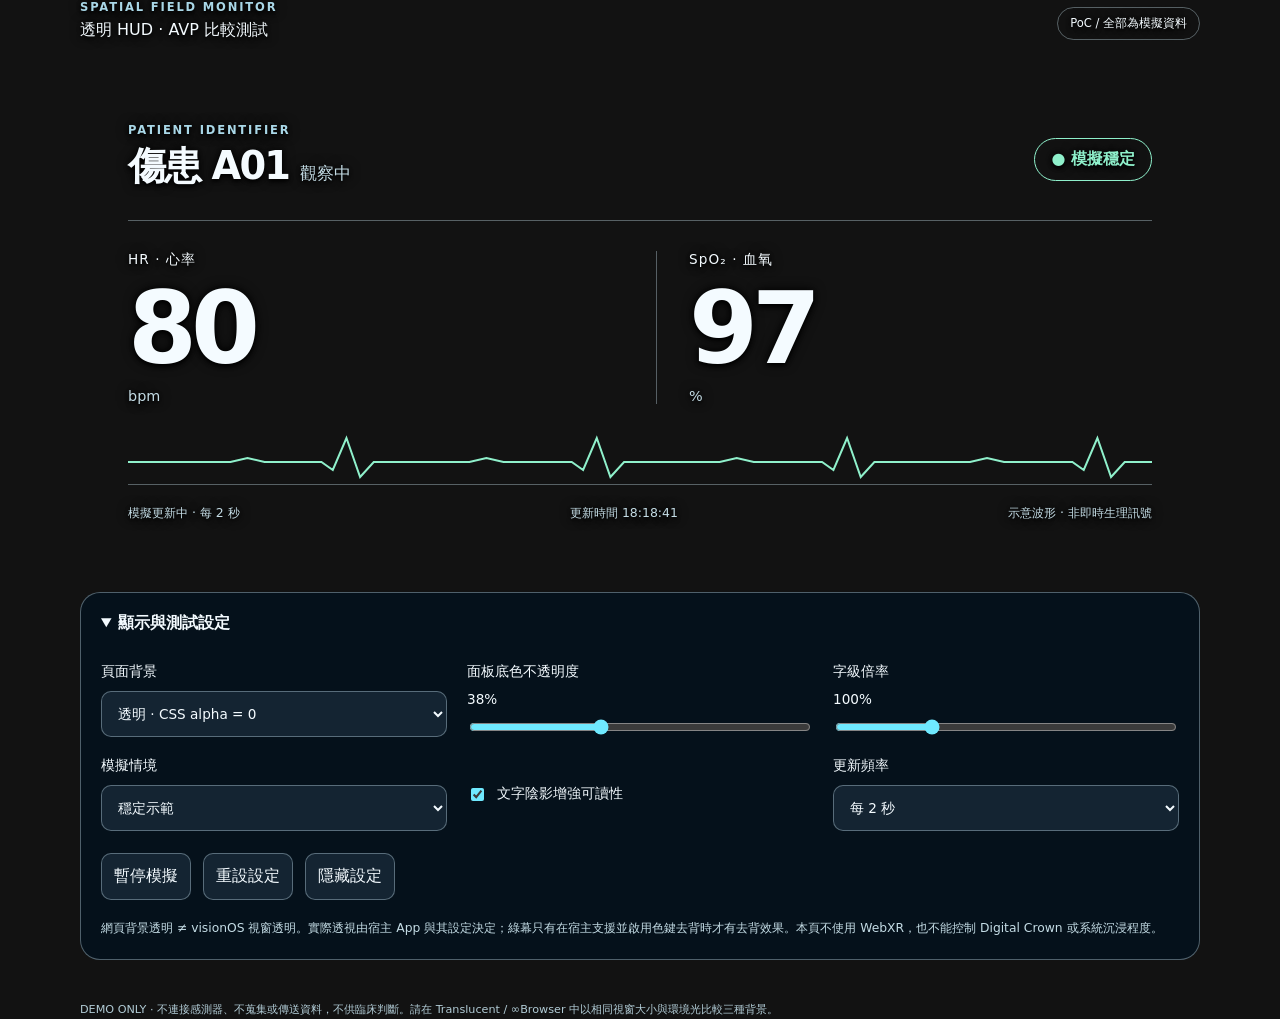
<file: index.html>
<!doctype html>
<html lang="zh-Hant">
<head>
<meta charset="utf-8">
<meta name="viewport" content="width=device-width, initial-scale=1">
<meta name="color-scheme" content="dark">
<title>A01 · Spatial HUD PoC</title>
<style>
:root{--panel:.38;--scale:1;--ink:#f4fbff;--line:rgba(214,242,255,.35);font-family:system-ui,-apple-system,"Segoe UI",sans-serif;color:var(--ink);background:transparent}
*{box-sizing:border-box}html,body{margin:0;min-height:100%;background:transparent}body{min-height:100vh;padding:clamp(16px,4vw,60px);font-size:calc(16px * var(--scale));transition:background-color .15s}body[data-bg="green"]{background:#00ff00}body[data-bg="dark"]{background:#07111b}
button,select,input{font:inherit}button,select{color:var(--ink);background:#142432;border:1px solid var(--line);border-radius:10px;padding:12px;min-height:46px}button{cursor:pointer}button:hover{background:#294253}button:focus-visible,select:focus-visible,input:focus-visible,summary:focus-visible{outline:3px solid #6fe9ff;outline-offset:4px}input{accent-color:#6fe9ff;max-width:100%}button[aria-pressed="true"]{border-color:#6fe9ff;color:#9af4ff}main{max-width:1120px;margin:auto}.eyebrow{letter-spacing:.16em;font-size:.72em;font-weight:700;color:#a9d7e7}.topbar{display:flex;justify-content:space-between;align-items:center;gap:16px;margin-bottom:28px}.topbar p{margin:6px 0}.tag{font-size:.72em;border:1px solid var(--line);border-radius:30px;padding:8px 12px;white-space:nowrap}.hud{background:rgba(5,18,29,var(--panel));border:1px solid var(--line);border-radius:28px;padding:clamp(22px,4vw,48px)}.identity{display:flex;justify-content:space-between;align-items:center;gap:16px;flex-wrap:wrap;border-bottom:1px solid var(--line);padding-bottom:24px}h1{font-size:2.4em;letter-spacing:-.05em;margin:4px 0}h1 span{font-weight:400;font-size:.45em;letter-spacing:0;color:#c4dce5}.status{border:1px solid currentColor;padding:10px 16px;border-radius:30px;color:#8ff0cb;font-weight:700}.status.alert{color:#ffca8a}.metrics{display:grid;grid-template-columns:1fr 1fr;gap:32px;padding:30px 0}.metric+ .metric{border-left:1px solid var(--line);padding-left:32px}.label{font-size:.85em;letter-spacing:.08em}.value{font-size:clamp(3.8em,9vw,6.2em);font-weight:650;line-height:1.2;letter-spacing:-.06em;font-variant-numeric:tabular-nums}.unit{font-size:.9em;color:#c4dce5}.trace{width:100%;height:46px;color:#8ff0cb}.trace polyline{fill:none;stroke:currentColor;stroke-width:2;vector-effect:non-scaling-stroke}.meta{display:flex;flex-wrap:wrap;justify-content:space-between;gap:12px;border-top:1px solid var(--line);padding-top:20px;font-size:.78em;color:#c4dce5}.settings{margin-top:22px;border:1px solid var(--line);border-radius:20px;background:rgba(5,18,29,.9);padding:20px}summary{cursor:pointer;font-weight:650;min-height:30px}.controls{display:grid;grid-template-columns:repeat(3,minmax(0,1fr));gap:20px;margin-top:20px}label{display:flex;flex-direction:column;gap:10px;font-size:.85em}label.check{flex-direction:row;align-items:center}.actions{display:flex;flex-wrap:wrap;gap:12px;margin-top:22px}.note{font-size:.77em;line-height:1.7;color:#c4dce5;margin:18px 0 0}.shadow .hud,.shadow .topbar{text-shadow:0 2px 4px #000,0 0 12px #000}.toolbar{display:flex;justify-content:flex-end;margin-top:16px}.hidden{display:none}footer{margin-top:24px;font-size:.7em;color:#b1cbd5;line-height:1.7}@media(max-width:640px){.controls{grid-template-columns:1fr}.metrics{gap:18px}.metric+ .metric{padding-left:18px}.topbar{align-items:flex-start}.tag{white-space:normal}.value{font-size:3.6em}}@media(prefers-reduced-motion:reduce){body{transition:none}}
/* AVP Translucent 透明 HUD 測試 */

html,
body {
    margin: 0 !important;
    padding: 0 !important;
    background: transparent !important;
    background-image: none !important;
}

/* 移除常見 HUD 容器的背景與裝飾 */
.hud,
.panel,
.card,
.container {
    background: transparent !important;
    background-image: none !important;
    border: none !important;
    outline: none !important;
    box-shadow: none !important;
    backdrop-filter: none !important;
    -webkit-backdrop-filter: none !important;
}

/* 保留文字 */
.hud,
.hud * {
    opacity: 1;
}
</style>
</head>
<body data-bg="transparent" class="shadow">
<main>
<header class="topbar"><div><div class="eyebrow">SPATIAL FIELD MONITOR</div><p>透明 HUD · AVP 比較測試</p></div><span class="tag">PoC / 全部為模擬資料</span></header>
<section class="hud" aria-label="傷患 A01 模擬監測">
<div class="identity"><div><div class="eyebrow">PATIENT IDENTIFIER</div><h1>傷患 A01 <span>觀察中</span></h1></div><div id="status" class="status" role="status">● 模擬穩定</div></div>
<div class="metrics"><div class="metric"><div class="label">HR · 心率</div><div class="value" id="hr">78</div><div class="unit">bpm</div></div><div class="metric"><div class="label">SpO₂ · 血氧</div><div class="value" id="spo2">98</div><div class="unit">%</div></div></div>
<svg class="trace" viewBox="0 0 900 46" preserveAspectRatio="none" aria-hidden="true"><polyline points="0,28 90,28 105,24 120,28 170,28 180,36 192,4 204,43 216,28 300,28 315,24 330,28 390,28 400,36 412,4 424,43 436,28 520,28 535,24 550,28 610,28 620,36 632,4 644,43 656,28 740,28 755,24 770,28 830,28 840,36 852,4 864,43 876,28 900,28"/></svg>
<div class="meta"><span id="runState">模擬更新中 · 每 2 秒</span><span>更新時間 <time id="updated">—</time></span><span>示意波形 · 非即時生理訊號</span></div>
</section>
<details class="settings" id="settings" open><summary>顯示與測試設定</summary><div class="controls">
<label>頁面背景<select id="background"><option value="transparent">透明 · CSS alpha = 0</option><option value="green">綠幕 · #00FF00</option><option value="dark">暗底 · #07111B</option></select></label>
<label>面板底色不透明度 <output id="opacityOut">38%</output><input id="opacity" type="range" min="0" max="100" value="38"></label>
<label>字級倍率 <output id="scaleOut">100%</output><input id="scale" type="range" min="85" max="140" value="100"></label>
<label>模擬情境<select id="scenario"><option value="stable">穩定示範</option><option value="attention">需關注示範</option></select></label>
<label class="check"><input type="checkbox" id="shadow" checked>文字陰影增強可讀性</label>
<label>更新頻率<select id="interval"><option value="2000">每 2 秒</option><option value="5000">每 5 秒</option></select></label>
</div><div class="actions"><button id="pause" aria-pressed="false">暫停模擬</button><button id="reset">重設設定</button><button id="hide">隱藏設定</button></div>
<p class="note">網頁背景透明 ≠ visionOS 視窗透明。實際透視由宿主 App 與其設定決定；綠幕只有在宿主支援並啟用色鍵去背時才有去背效果。本頁不使用 WebXR，也不能控制 Digital Crown 或系統沉浸程度。</p></details>
<div class="toolbar"><button id="show" class="hidden">顯示設定</button></div>
<footer>DEMO ONLY · 不連接感測器、不蒐集或傳送資料，不供臨床判斷。請在 Translucent / ∞Browser 中以相同視窗大小與環境光比較三種背景。</footer>
</main>
<script>
'use strict';
const $=id=>document.getElementById(id);
let paused=false,timer;
function sample(){const attention=$('scenario').value==='attention';$('hr').textContent=attention?112+Math.floor(Math.random()*9):76+Math.floor(Math.random()*7);$('spo2').textContent=attention?91+Math.floor(Math.random()*3):97+Math.floor(Math.random()*3);$('status').textContent=attention?'▲ 模擬需關注':'● 模擬穩定';$('status').classList.toggle('alert',attention);$('updated').textContent=new Date().toLocaleTimeString('zh-TW',{hour12:false});$('updated').dateTime=new Date().toISOString();}
function schedule(){clearInterval(timer);if(!paused)timer=setInterval(sample,Number($('interval').value));$('runState').textContent=paused?'模擬已暫停':`模擬更新中 · 每 ${Number($('interval').value)/1000} 秒`;}
function appearance(){document.body.dataset.bg=$('background').value;document.documentElement.style.setProperty('--panel',Number($('opacity').value)/100);document.documentElement.style.setProperty('--scale',Number($('scale').value)/100);$('opacityOut').textContent=$('opacity').value+'%';$('scaleOut').textContent=$('scale').value+'%';document.body.classList.toggle('shadow',$('shadow').checked);}
for(const id of ['background','opacity','scale','shadow'])$(id).addEventListener('input',appearance);
$('scenario').addEventListener('change',sample);$('interval').addEventListener('change',schedule);
$('pause').addEventListener('click',()=>{paused=!paused;$('pause').textContent=paused?'繼續模擬':'暫停模擬';$('pause').setAttribute('aria-pressed',String(paused));schedule();});
$('hide').addEventListener('click',()=>{$('settings').classList.add('hidden');$('show').classList.remove('hidden');$('show').focus();});
$('show').addEventListener('click',()=>{$('settings').classList.remove('hidden');$('settings').open=true;$('show').classList.add('hidden');$('hide').focus();});
$('reset').addEventListener('click',()=>{$('background').value='transparent';$('opacity').value='38';$('scale').value='100';$('shadow').checked=true;$('scenario').value='stable';$('interval').value='2000';paused=false;$('pause').textContent='暫停模擬';$('pause').setAttribute('aria-pressed','false');appearance();sample();schedule();});
appearance();sample();schedule();
</script>
</body>
</html>
</file>
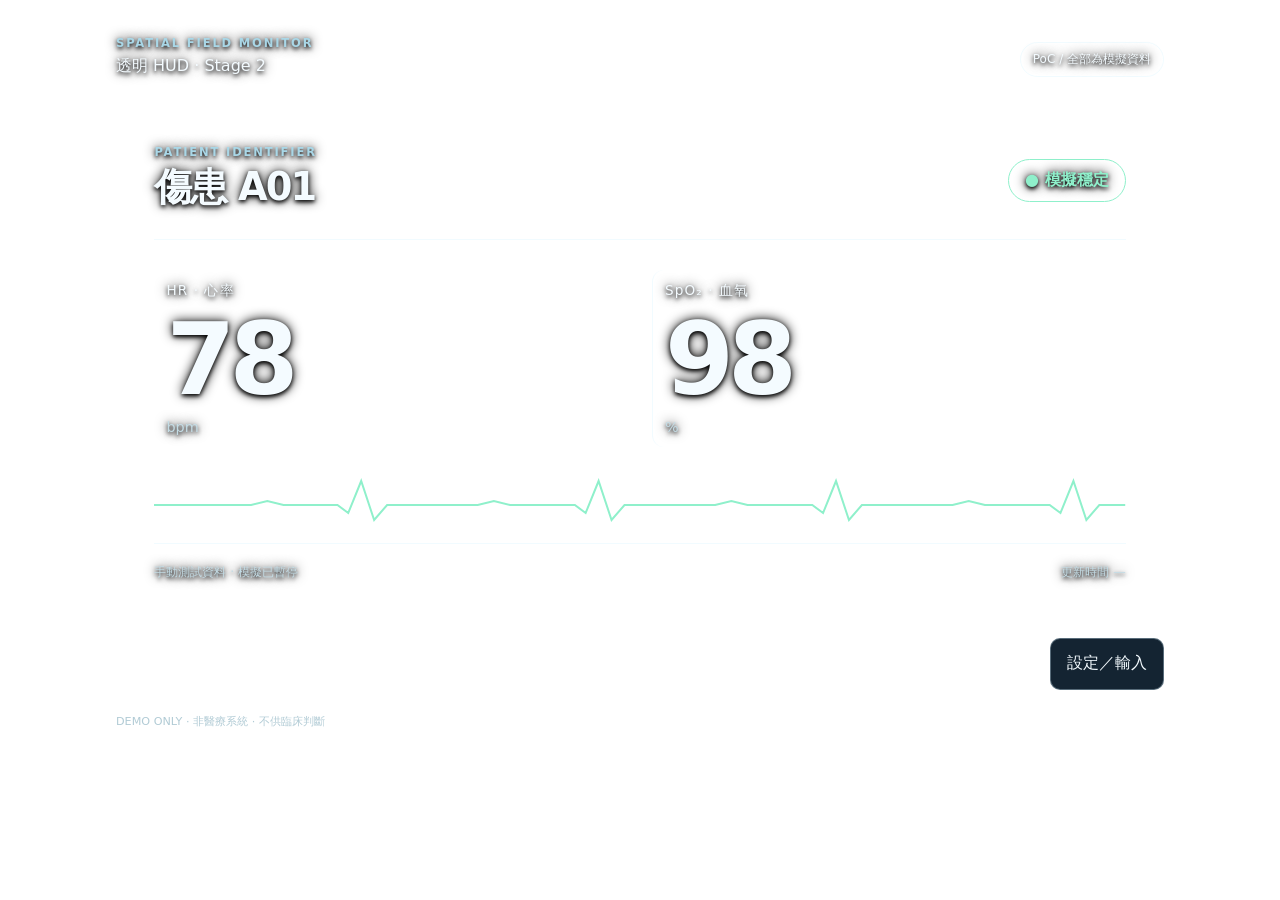
<file: interactive.html>
<!doctype html>
<html lang="zh-Hant">
<head>
  <meta charset="utf-8">
  <meta name="viewport" content="width=device-width, initial-scale=1">
  <title>AVP-HUD-Test · Stage 2 互動測試</title>
  <link rel="stylesheet" href="assets/hud.css">
  <script defer src="assets/state.js"></script>
  <script defer src="assets/app.js"></script>
</head>
<body data-mode="hud" class="shadow">
<main class="shell">
  <header class="topbar"><div><div class="eyebrow">SPATIAL FIELD MONITOR</div><p>透明 HUD · Stage 2</p></div><span class="tag">PoC / 全部為模擬資料</span></header>
  <section class="hud" aria-label="傷患測試資訊">
    <div class="identity"><div class="patient"><div class="eyebrow">PATIENT IDENTIFIER</div><h1>傷患 <span id="patientDisplay">A01</span></h1></div><div id="statusDisplay" class="status">● 模擬穩定</div></div>
    <div class="metrics"><div class="metric"><div class="label">HR · 心率</div><div class="value" id="hrDisplay">78</div><div class="unit">bpm</div></div><div class="metric"><div class="label">SpO₂ · 血氧</div><div class="value" id="spo2Display">98</div><div class="unit">%</div></div></div>
    <svg class="trace" viewBox="0 0 900 46" preserveAspectRatio="none" role="img" aria-label="固定心電圖示意，非生理訊號"><polyline points="0,28 90,28 105,24 120,28 170,28 180,36 192,4 204,43 216,28 300,28 315,24 330,28 390,28 400,36 412,4 424,43 436,28 520,28 535,24 550,28 610,28 620,36 632,4 644,43 656,28 740,28 755,24 770,28 830,28 840,36 852,4 864,43 876,28 900,28"/></svg>
    <p class="patient-note" id="notesDisplay" hidden></p>
    <div class="meta"><span id="simulationDisplay">模擬已暫停 · 可在設定中啟動</span><span>更新時間 <time id="updated">—</time></span></div>
  </section>
  <div class="modebar"><button id="modeToggle" type="button" aria-controls="settings" aria-expanded="false">設定／輸入</button></div>
  <section id="settings" class="settings" aria-labelledby="settingsTitle" hidden>
    <div class="section-heading"><div><div class="eyebrow">CONFIGURATION</div><h2 id="settingsTitle" tabindex="-1">設定／輸入模式</h2></div><a href="index.html">原版透明 HUD</a></div>
    <p class="hint">凝視控制項並捏合以操作；文字欄位可測試系統鍵盤。有效輸入立即同步到上方。手動編輯傷患資料會暫停模擬。</p>
    <fieldset><legend>傷患測試資料</legend><div class="form-grid">
      <label for="patientId">傷患編號<input id="patientId" type="text" maxlength="32" required autocomplete="off" aria-describedby="patientIdError"><small class="error" id="patientIdError"></small></label>
      <label for="hr">心率 BPM<input id="hr" type="number" min="0" max="300" step="1" required inputmode="numeric" aria-describedby="hrError"><small class="error" id="hrError"></small></label>
      <label for="spo2">血氧 SpO₂（%）<input id="spo2" type="number" min="0" max="100" step="1" required inputmode="numeric" aria-describedby="spo2Error"><small class="error" id="spo2Error"></small></label>
      <label for="patientStatus">傷患狀態<select id="patientStatus"><option value="stable">模擬穩定</option><option value="attention">模擬需關注</option><option value="observing">模擬觀察中</option></select></label>
      <label class="full" for="notes">傷患備註<textarea id="notes" rows="3" maxlength="500" placeholder="僅輸入虛構測試資料"></textarea><small>最多 500 字；內容會在本機儲存。</small></label>
    </div><p class="feedback" id="patientFeedback" role="status">尚未編輯。驗證範圍僅供輸入測試，不代表醫療判斷。</p></fieldset>
    <fieldset><legend>顯示與模擬</legend><div class="form-grid">
      <label for="hudWidth">HUD 內部最大寬度 <output id="hudWidthOut" for="hudWidth"></output><input id="hudWidth" type="range" min="320" max="1440" step="10"></label>
      <label for="textScale">文字比例 <output id="textScaleOut" for="textScale"></output><input id="textScale" type="range" min="85" max="140" step="5"></label>
      <label for="layoutScale">版面比例（CSS 尺寸，非 transform）<output id="layoutScaleOut" for="layoutScale"></output><input id="layoutScale" type="range" min="80" max="120" step="5"></label>
      <label for="panelAlpha">HUD 底色不透明度 <output id="panelAlphaOut" for="panelAlpha"></output><input id="panelAlpha" type="range" min="0" max="100" step="5"><small>0% 為全透明；只影響底色，不影響文字。</small></label>
      <label for="metricAlpha">數值區底色不透明度 <output id="metricAlphaOut" for="metricAlpha"></output><input id="metricAlpha" type="range" min="0" max="100" step="5"></label>
      <label for="background">頁面背景比較<select id="background"><option value="transparent">透明（預設）</option><option value="green">綠幕 #00FF00</option><option value="dark">暗底 #07111B</option></select></label>
      <label class="check"><input id="shadow" type="checkbox">文字陰影增強可讀性</label>
      <label for="scenario">假資料情境<select id="scenario"><option value="stable">穩定示範</option><option value="attention">需關注示範</option></select></label>
      <label for="interval">模擬更新頻率<select id="interval"><option value="2000">每 2 秒</option><option value="5000">每 5 秒</option></select></label>
    </div><div class="actions"><button id="simulationToggle" type="button" aria-pressed="false">啟動假資料更新</button></div><p class="hint">啟動後會覆蓋 HR、SpO₂ 與狀態。心電圖是固定示意線，與數字無同步關係。</p></fieldset>
    <fieldset><legend>獨立互動測試（不更改傷患資料、不儲存）</legend><div class="form-grid">
      <div class="test-item"><button id="testButton" type="button">Button · 點擊測試</button><output id="testButtonOut" aria-live="polite">已點擊 0 次</output></div>
      <label for="testText">Input · 文字<input id="testText" type="text" maxlength="80" autocomplete="off"><output id="testTextOut">尚未輸入</output></label>
      <label for="testNumber">Number · 整數 0–100<input id="testNumber" type="number" min="0" max="100" step="1" inputmode="numeric"><output id="testNumberOut">尚未輸入</output></label>
      <label for="testSelect">Select · 選擇<select id="testSelect"><option value="選項 A">選項 A</option><option value="選項 B">選項 B</option><option value="選項 C">選項 C</option></select><output id="testSelectOut">目前：選項 A</output></label>
      <div class="test-item"><label class="check"><input id="testCheck" type="checkbox">Checkbox · 勾選</label><output id="testCheckOut">未勾選</output></div>
      <label for="testRange">Range Slider · 滑桿<input id="testRange" type="range" min="0" max="100" value="50"><output id="testRangeOut">目前：50</output></label>
      <label class="full" for="testTextarea">Textarea · 多行文字<textarea id="testTextarea" rows="3" maxlength="300"></textarea><output id="testTextareaOut" class="multiline">尚未輸入</output></label>
    </div><p class="feedback" id="modeFeedback">模式切換：尚未操作</p></fieldset>
    <fieldset><legend>重置與儲存</legend><label class="check"><input id="clearPatient" type="checkbox">重置 HUD 時一併清除傷患測試資料（還原 A01 範例）</label><div class="actions"><button id="resetHud" type="button">重置 HUD</button><button id="restoreDefaults" type="button">恢復所有預設值（含傷患資料）</button></div>
      <p id="storageFeedback" class="feedback" role="status"></p><p class="hint">重置只影響網頁內部。localStorage 無法恢復 Translucent 的 Transparent Style、系統縮放、實際空間視窗大小或位置。若儲存被停用，頁面仍可操作，但重新整理將無法保留設定。</p>
    </fieldset>
    <div class="actions"><button id="returnHud" type="button">完成輸入，返回 HUD</button></div>
    <p class="hint">本階段不連接後端、Unity 或感測器。資料僅保存在此瀏覽器的此網站來源；請勿輸入真實傷患資料。</p>
  </section>
  <p id="notice" class="notice" role="status" hidden></p>
  <footer>DEMO ONLY · 非醫療系統 · 不供臨床判斷</footer>
  <noscript>互動與儲存需要啟用 JavaScript。原版 HUD：<a href="index.html">開啟</a></noscript>
</main>
</body>
</html>
</file>
<file: assets/hud.css>
/* Stage 2 only. Stage 1 index.html and its successful transparent CSS are preserved. */
:root {
  --hud-width: 1120px;
  --text-scale: 1;
  --layout-scale: 1;
  --panel-alpha: 0;
  --metric-alpha: 0;
  --line: rgba(214, 242, 255, .35);
  font-family: system-ui, -apple-system, "Segoe UI", sans-serif;
  color: #f4fbff;
  background: transparent !important;
}
* { box-sizing: border-box; }
html, body { margin: 0 !important; padding: 0 !important; min-height: 100%; background: transparent !important; background-image: none !important; }
/* Explicit opt-in comparison modes. The default always remains transparent. */
html[data-background="green"], html[data-background="green"] body { background: #00ff00 !important; }
html[data-background="dark"], html[data-background="dark"] body { background: #07111b !important; }
[hidden] { display: none !important; }
.shell { width: 100%; max-width: var(--hud-width); margin-inline: auto; padding: clamp(12px, 3vw, 36px); }
.topbar, .identity, .meta, .section-heading { display: flex; justify-content: space-between; align-items: center; flex-wrap: wrap; gap: 16px; }
.topbar { margin-bottom: 24px; }
.topbar p { margin: 6px 0; }
.eyebrow { color: #a9d7e7; font-weight: 700; font-size: .72em; letter-spacing: .16em; }
.tag { padding: 8px 12px; border: 1px solid var(--line); border-radius: 30px; font-size: .75rem; }
.hud {
  font-size: calc(16px * var(--text-scale));
  container-type: inline-size;
  background: rgba(5, 18, 29, var(--panel-alpha)) !important;
  background-image: none !important;
  border: none !important;
  outline: none;
  box-shadow: none !important;
  backdrop-filter: none !important;
  -webkit-backdrop-filter: none !important;
  border-radius: 28px;
  padding: calc(clamp(16px, 3vw, 42px) * var(--layout-scale));
  transform: none;
}
.hud, .hud * { opacity: 1; }
.identity { border-bottom: 1px solid var(--line); padding-bottom: calc(24px * var(--layout-scale)); }
.patient { min-width: 0; max-width: 100%; }
h1 { font-size: 2.4em; letter-spacing: -.05em; margin: 4px 0; line-height: 1.25; overflow-wrap: anywhere; }
.status { border: 1px solid currentColor; border-radius: 30px; padding: 10px 16px; color: #8ff0cb; font-weight: 700; }
.status.attention { color: #ffca8a; }
.status.observing { color: #a9d7e7; }
.metrics { display: grid; grid-template-columns: repeat(2, minmax(0, 1fr)); gap: calc(24px * var(--layout-scale)); padding-block: calc(30px * var(--layout-scale)); }
.metric { min-width: 0; background: rgba(5, 18, 29, var(--metric-alpha)); border-radius: 12px; padding: 12px; }
.metric + .metric { border-left: 1px solid var(--line); }
.label { font-size: .85em; letter-spacing: .08em; }
.value { font-size: 4.3em; font-size: clamp(2.8em, calc(15cqi * var(--text-scale)), 6.2em); font-weight: 650; line-height: 1.2; letter-spacing: -.06em; font-variant-numeric: tabular-nums; }
.unit { color: #c4dce5; font-size: .9em; }
.trace { width: 100%; height: 46px; color: #8ff0cb; display: block; }
.trace polyline { fill: none; stroke: currentColor; stroke-width: 2; vector-effect: non-scaling-stroke; }
.patient-note { white-space: pre-wrap; overflow-wrap: anywhere; line-height: 1.6; }
.meta { margin-top: 20px; padding-top: 20px; border-top: 1px solid var(--line); font-size: .78em; color: #c4dce5; }
.shadow .hud, .shadow .topbar { text-shadow: 0 2px 4px #000, 0 0 12px #000; }
.modebar { display: flex; justify-content: flex-end; margin-block: 18px; }
/* No page-wide dark plate. Only the editor has a local readable surface. */
.settings { padding: clamp(16px, 3vw, 28px); border: 1px solid var(--line); border-radius: 20px; background: rgba(5, 18, 29, .94); line-height: 1.55; }
h2 { font-size: 1.4rem; margin: 6px 0; }
fieldset { margin: 24px 0 0; padding: 20px 0 0; border: 0; border-top: 1px solid var(--line); min-width: 0; }
legend { padding-right: 12px; font-weight: 700; }
.form-grid { display: grid; grid-template-columns: repeat(auto-fit, minmax(min(100%, 240px), 1fr)); gap: 22px; }
label, .test-item { display: flex; flex-direction: column; gap: 10px; min-width: 0; }
.full { grid-column: 1 / -1; }
.check { flex-direction: row; align-items: center; min-height: 52px; cursor: pointer; padding: 8px; }
button, input, select, textarea { font: inherit; }
button, select, input:not([type="checkbox"]), textarea { width: 100%; min-width: 0; min-height: 52px; border: 1px solid var(--line); border-radius: 10px; padding: 12px 16px; color: #f4fbff; background: #142432; }
button { width: auto; cursor: pointer; touch-action: manipulation; }
button:hover { background: #294253; }
button:active { border-color: #6fe9ff; }
button[aria-pressed="true"] { color: #9af4ff; border-color: #6fe9ff; }
input[type="range"] { padding: 0; cursor: pointer; accent-color: #6fe9ff; }
input[type="checkbox"] { width: 26px; height: 26px; flex-shrink: 0; accent-color: #6fe9ff; }
textarea { resize: vertical; }
select { color-scheme: dark; }
:is(button, input, select, textarea, a):focus-visible { outline: 3px solid #6fe9ff; outline-offset: 4px; }
[aria-invalid="true"] { border-color: #ffca8a !important; }
.error { color: #ffca8a; min-height: 1.4em; }
.actions { display: flex; flex-wrap: wrap; gap: 16px; margin-top: 20px; }
.feedback, .hint, small { color: #c4dce5; font-size: .85rem; overflow-wrap: anywhere; }
.feedback { border-left: 3px solid #6fe9ff; padding-left: 12px; }
output { color: #9af4ff; overflow-wrap: anywhere; }
.multiline { white-space: pre-wrap; }
a { color: #9af4ff; padding-block: 14px; display: inline-block; }
.notice { background: rgba(5, 18, 29, .94); padding: 14px; border-radius: 10px; }
footer { font-size: .7rem; color: #b1cbd5; margin-top: 24px; }
@container (max-width: 480px) {
  .metrics { grid-template-columns: 1fr; gap: 12px; padding-block: 16px; }
  .metric + .metric { border-left: none; border-top: 1px solid var(--line); }
  .value { font-size: clamp(2.8em, calc(21cqi * var(--text-scale)), 5em); }
  h1 { font-size: 1.9em; }
}
@media (max-width: 540px) {
  .metrics { grid-template-columns: 1fr; gap: 12px; }
  .metric + .metric { border-left: none; border-top: 1px solid var(--line); }
  .actions { flex-direction: column; }
  .actions button { width: 100%; }
}
</file>
